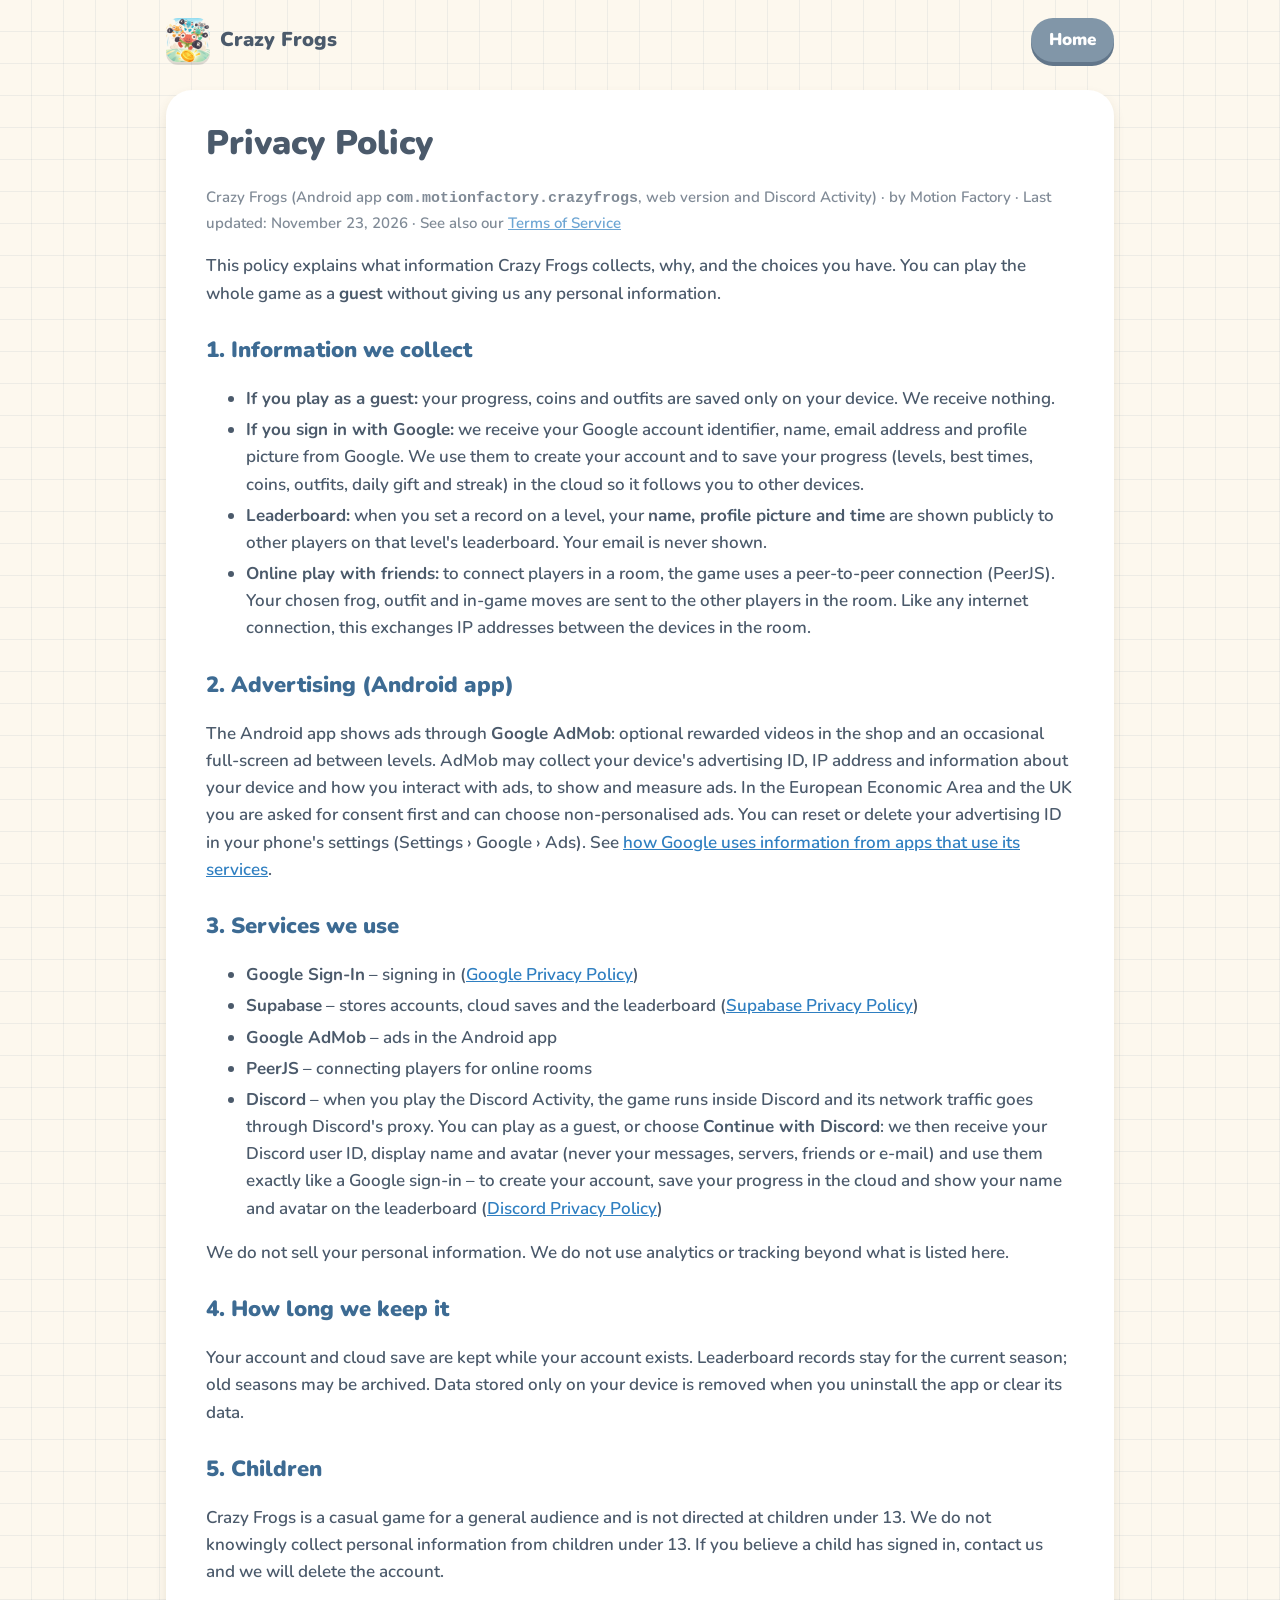
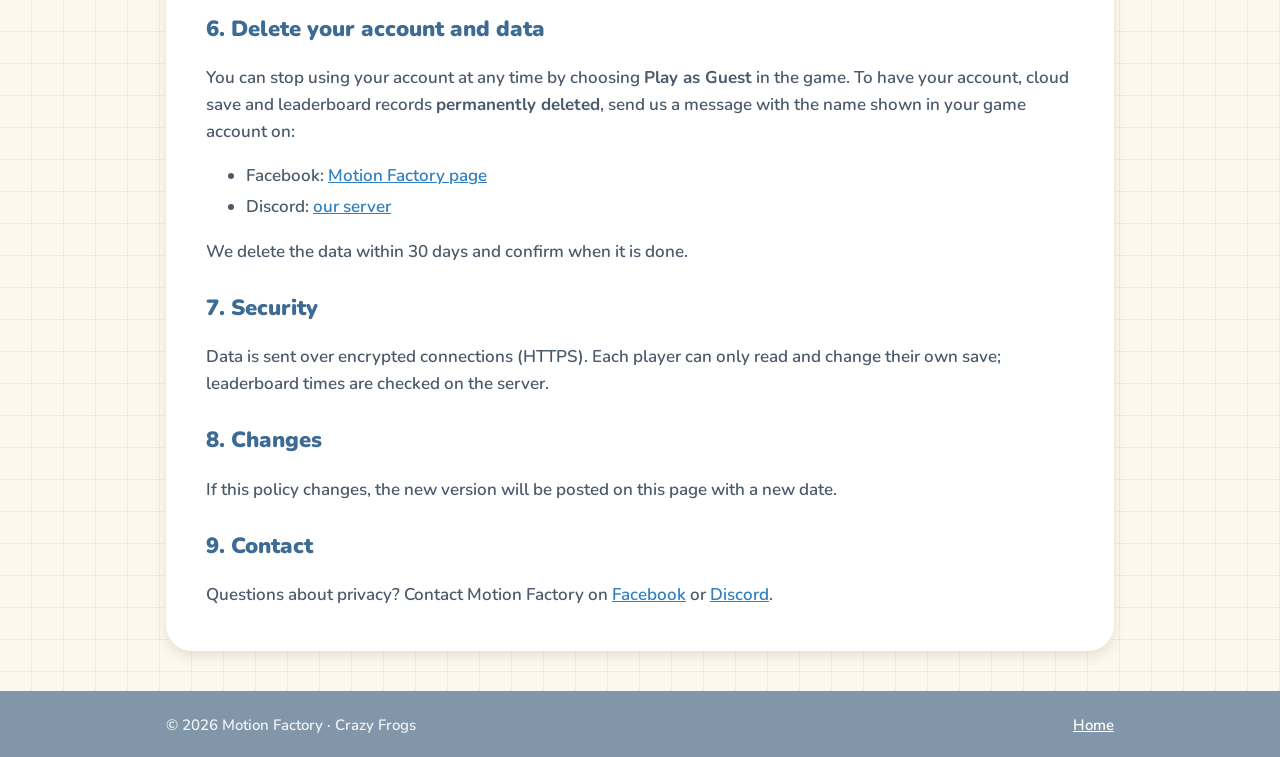
<file: privacy.html>
<!doctype html>
<html lang="en">
<head>
<meta charset="utf-8">
<meta name="viewport" content="width=device-width, initial-scale=1">
<title>Privacy Policy – Crazy Frogs</title>
<link rel="icon" href="favicon.png">
<link rel="preconnect" href="https://fonts.googleapis.com"><link rel="preconnect" href="https://fonts.gstatic.com" crossorigin>
<link href="https://fonts.googleapis.com/css2?family=Nunito:wght@600;800;900&display=swap" rel="stylesheet">
<link rel="stylesheet" href="style.css">
</head>
<body>
<header><div class="wrap">
  <a class="brand" href="./"><img src="icon.png" alt="">Crazy Frogs</a>
  <nav><a class="pill" href="./">Home</a></nav>
</div></header>

<main class="wrap"><article class="doc">
<h1>Privacy Policy</h1>
<p class="muted">Crazy Frogs (Android app <code>com.motionfactory.crazyfrogs</code>, web version and Discord Activity) · by Motion Factory · Last updated: November 23, 2026 · See also our <a href="terms.html">Terms of Service</a></p>

<p>This policy explains what information Crazy Frogs collects, why, and the choices you have. You can play the whole game as a <b>guest</b> without giving us any personal information.</p>

<h2>1. Information we collect</h2>
<ul>
  <li><b>If you play as a guest:</b> your progress, coins and outfits are saved only on your device. We receive nothing.</li>
  <li><b>If you sign in with Google:</b> we receive your Google account identifier, name, email address and profile picture from Google. We use them to create your account and to save your progress (levels, best times, coins, outfits, daily gift and streak) in the cloud so it follows you to other devices.</li>
  <li><b>Leaderboard:</b> when you set a record on a level, your <b>name, profile picture and time</b> are shown publicly to other players on that level's leaderboard. Your email is never shown.</li>
  <li><b>Online play with friends:</b> to connect players in a room, the game uses a peer-to-peer connection (PeerJS). Your chosen frog, outfit and in-game moves are sent to the other players in the room. Like any internet connection, this exchanges IP addresses between the devices in the room.</li>
</ul>

<h2>2. Advertising (Android app)</h2>
<p>The Android app shows ads through <b>Google AdMob</b>: optional rewarded videos in the shop and an occasional full-screen ad between levels. AdMob may collect your device's advertising ID, IP address and information about your device and how you interact with ads, to show and measure ads. In the European Economic Area and the UK you are asked for consent first and can choose non-personalised ads. You can reset or delete your advertising ID in your phone's settings (Settings › Google › Ads). See <a href="https://policies.google.com/technologies/ads" target="_blank" rel="noopener">how Google uses information from apps that use its services</a>.</p>

<h2>3. Services we use</h2>
<ul>
  <li><b>Google Sign-In</b> – signing in (<a href="https://policies.google.com/privacy" target="_blank" rel="noopener">Google Privacy Policy</a>)</li>
  <li><b>Supabase</b> – stores accounts, cloud saves and the leaderboard (<a href="https://supabase.com/privacy" target="_blank" rel="noopener">Supabase Privacy Policy</a>)</li>
  <li><b>Google AdMob</b> – ads in the Android app</li>
  <li><b>PeerJS</b> – connecting players for online rooms</li>
  <li><b>Discord</b> – when you play the Discord Activity, the game runs inside Discord and its network traffic goes through Discord's proxy. You can play as a guest, or choose <b>Continue with Discord</b>: we then receive your Discord user ID, display name and avatar (never your messages, servers, friends or e-mail) and use them exactly like a Google sign-in – to create your account, save your progress in the cloud and show your name and avatar on the leaderboard (<a href="https://discord.com/privacy" target="_blank" rel="noopener">Discord Privacy Policy</a>)</li>
</ul>
<p>We do not sell your personal information. We do not use analytics or tracking beyond what is listed here.</p>

<h2>4. How long we keep it</h2>
<p>Your account and cloud save are kept while your account exists. Leaderboard records stay for the current season; old seasons may be archived. Data stored only on your device is removed when you uninstall the app or clear its data.</p>

<h2>5. Children</h2>
<p>Crazy Frogs is a casual game for a general audience and is not directed at children under 13. We do not knowingly collect personal information from children under 13. If you believe a child has signed in, contact us and we will delete the account.</p>

<h2 id="delete">6. Delete your account and data</h2>
<p>You can stop using your account at any time by choosing <b>Play as Guest</b> in the game. To have your account, cloud save and leaderboard records <b>permanently deleted</b>, send us a message with the name shown in your game account on:</p>
<ul>
  <li>Facebook: <a href="https://www.facebook.com/profile.php?id=61577984788033" target="_blank" rel="noopener">Motion Factory page</a></li>
  <li>Discord: <a href="https://discord.gg/dU73DgkAkg" target="_blank" rel="noopener">our server</a></li>
</ul>
<p>We delete the data within 30 days and confirm when it is done.</p>

<h2>7. Security</h2>
<p>Data is sent over encrypted connections (HTTPS). Each player can only read and change their own save; leaderboard times are checked on the server.</p>

<h2>8. Changes</h2>
<p>If this policy changes, the new version will be posted on this page with a new date.</p>

<h2>9. Contact</h2>
<p>Questions about privacy? Contact Motion Factory on <a href="https://www.facebook.com/profile.php?id=61577984788033" target="_blank" rel="noopener">Facebook</a> or <a href="https://discord.gg/dU73DgkAkg" target="_blank" rel="noopener">Discord</a>.</p>
</article></main>

<footer><div class="wrap"><span>© 2026 Motion Factory · Crazy Frogs</span><span><a href="./">Home</a></span></div></footer>
</body>
</html>
</file>
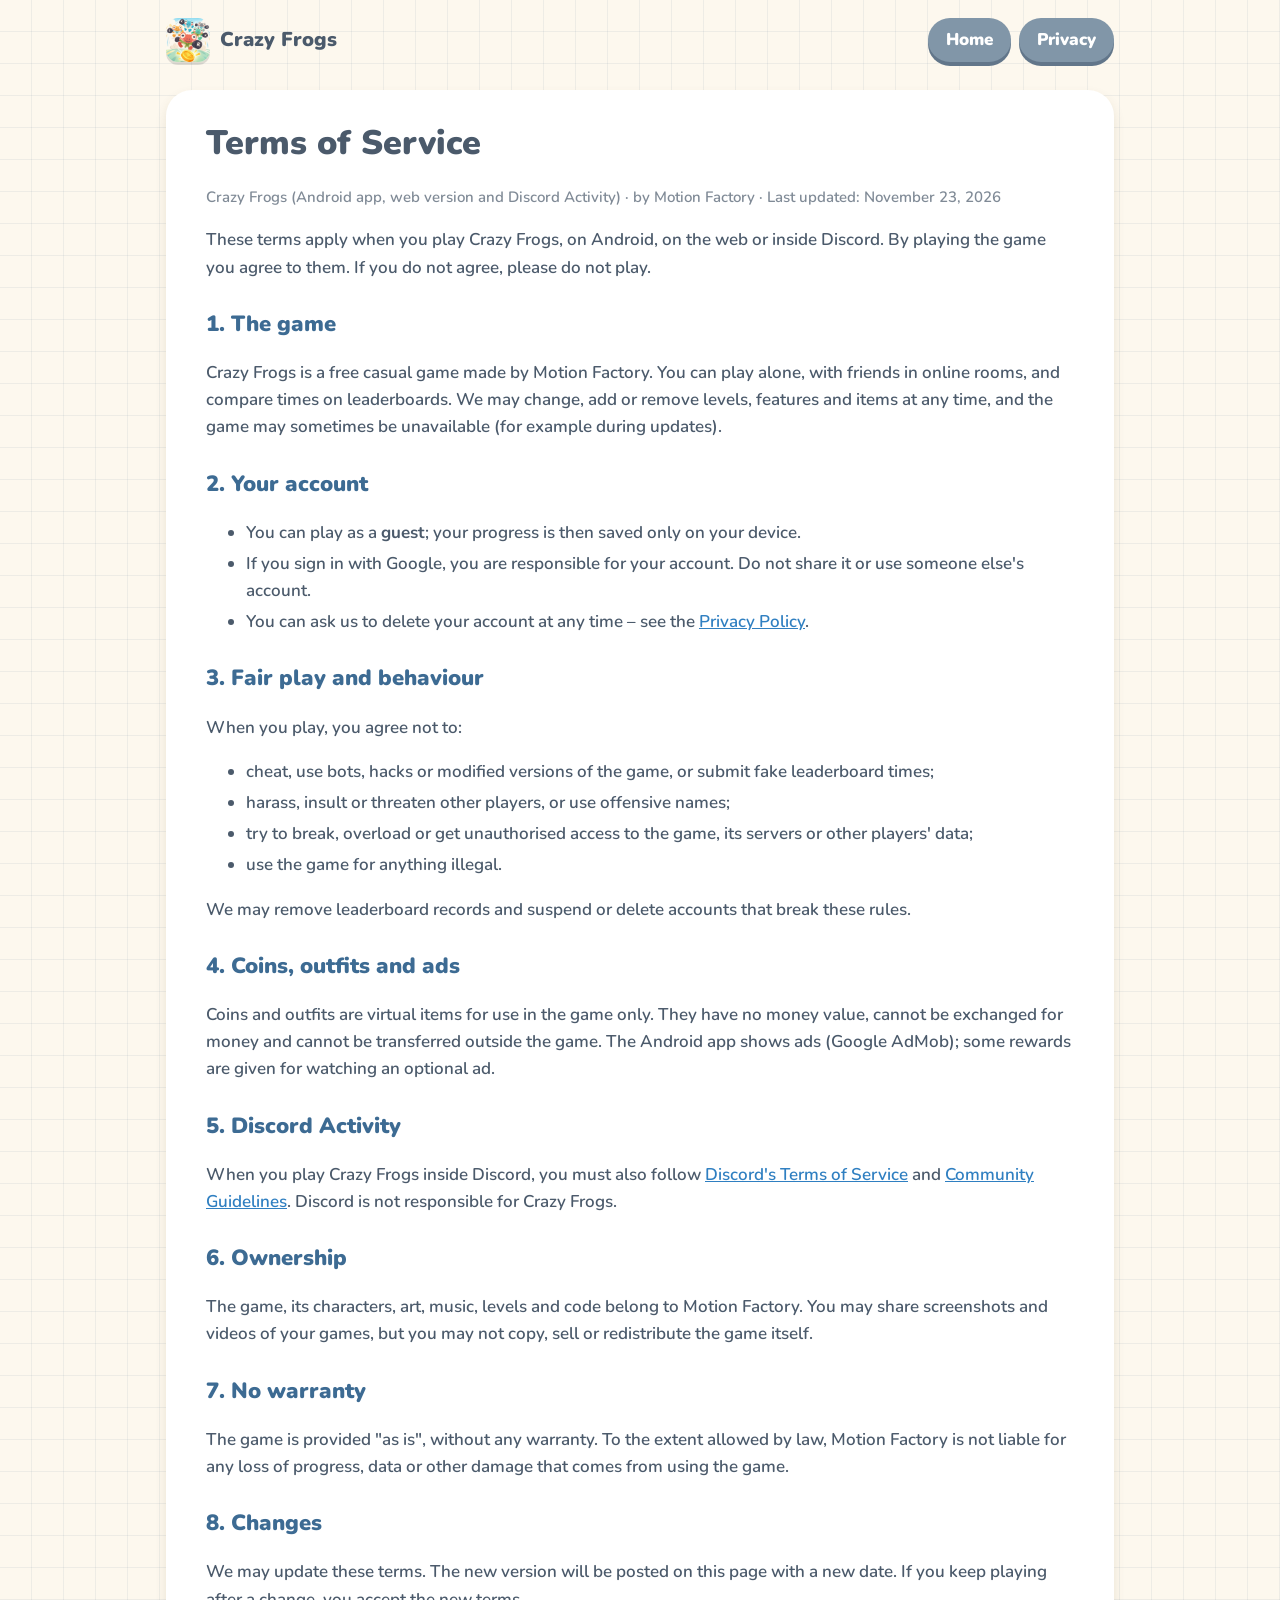
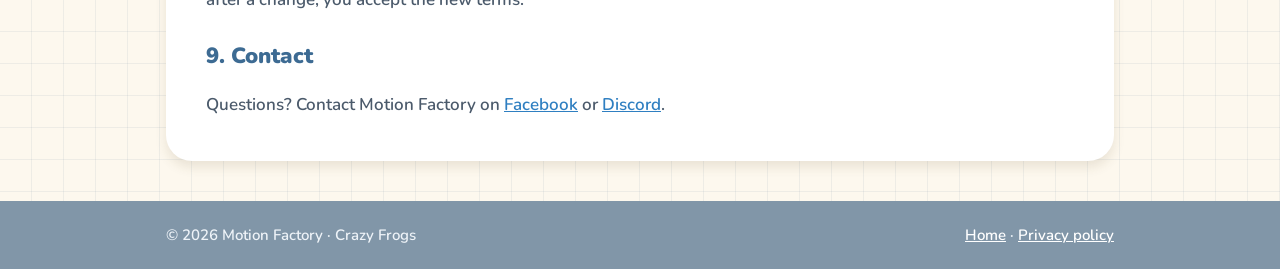
<file: terms.html>
<!doctype html>
<html lang="en">
<head>
<meta charset="utf-8">
<meta name="viewport" content="width=device-width, initial-scale=1">
<title>Terms of Service – Crazy Frogs</title>
<link rel="icon" href="favicon.png">
<link rel="preconnect" href="https://fonts.googleapis.com"><link rel="preconnect" href="https://fonts.gstatic.com" crossorigin>
<link href="https://fonts.googleapis.com/css2?family=Nunito:wght@600;800;900&display=swap" rel="stylesheet">
<link rel="stylesheet" href="style.css">
</head>
<body>
<header><div class="wrap">
  <a class="brand" href="./"><img src="icon.png" alt="">Crazy Frogs</a>
  <nav><a class="pill" href="./">Home</a><a class="pill" href="privacy.html">Privacy</a></nav>
</div></header>

<main class="wrap"><article class="doc">
<h1>Terms of Service</h1>
<p class="muted">Crazy Frogs (Android app, web version and Discord Activity) · by Motion Factory · Last updated: November 23, 2026</p>

<p>These terms apply when you play Crazy Frogs, on Android, on the web or inside Discord. By playing the game you agree to them. If you do not agree, please do not play.</p>

<h2>1. The game</h2>
<p>Crazy Frogs is a free casual game made by Motion Factory. You can play alone, with friends in online rooms, and compare times on leaderboards. We may change, add or remove levels, features and items at any time, and the game may sometimes be unavailable (for example during updates).</p>

<h2>2. Your account</h2>
<ul>
  <li>You can play as a <b>guest</b>; your progress is then saved only on your device.</li>
  <li>If you sign in with Google, you are responsible for your account. Do not share it or use someone else's account.</li>
  <li>You can ask us to delete your account at any time – see the <a href="privacy.html#delete">Privacy Policy</a>.</li>
</ul>

<h2>3. Fair play and behaviour</h2>
<p>When you play, you agree not to:</p>
<ul>
  <li>cheat, use bots, hacks or modified versions of the game, or submit fake leaderboard times;</li>
  <li>harass, insult or threaten other players, or use offensive names;</li>
  <li>try to break, overload or get unauthorised access to the game, its servers or other players' data;</li>
  <li>use the game for anything illegal.</li>
</ul>
<p>We may remove leaderboard records and suspend or delete accounts that break these rules.</p>

<h2>4. Coins, outfits and ads</h2>
<p>Coins and outfits are virtual items for use in the game only. They have no money value, cannot be exchanged for money and cannot be transferred outside the game. The Android app shows ads (Google AdMob); some rewards are given for watching an optional ad.</p>

<h2>5. Discord Activity</h2>
<p>When you play Crazy Frogs inside Discord, you must also follow <a href="https://discord.com/terms" target="_blank" rel="noopener">Discord's Terms of Service</a> and <a href="https://discord.com/guidelines" target="_blank" rel="noopener">Community Guidelines</a>. Discord is not responsible for Crazy Frogs.</p>

<h2>6. Ownership</h2>
<p>The game, its characters, art, music, levels and code belong to Motion Factory. You may share screenshots and videos of your games, but you may not copy, sell or redistribute the game itself.</p>

<h2>7. No warranty</h2>
<p>The game is provided "as is", without any warranty. To the extent allowed by law, Motion Factory is not liable for any loss of progress, data or other damage that comes from using the game.</p>

<h2>8. Changes</h2>
<p>We may update these terms. The new version will be posted on this page with a new date. If you keep playing after a change, you accept the new terms.</p>

<h2>9. Contact</h2>
<p>Questions? Contact Motion Factory on <a href="https://www.facebook.com/profile.php?id=61577984788033" target="_blank" rel="noopener">Facebook</a> or <a href="https://discord.gg/dU73DgkAkg" target="_blank" rel="noopener">Discord</a>.</p>
</article></main>

<footer><div class="wrap"><span>© 2026 Motion Factory · Crazy Frogs</span><span><a href="./">Home</a> · <a href="privacy.html">Privacy policy</a></span></div></footer>
</body>
</html>
</file>
<file: style.css>
:root{--cream:#fdf8ee;--ink:#4b5a6b;--blue:#8196a8;--blue-d:#62768a;--sky:#b6d4ea;--gold1:#ffd84a;--gold2:#ffb21a;--gold-d:#d9a514;--ff:"Nunito",ui-rounded,"Arial Rounded MT Bold",system-ui,sans-serif}
*{box-sizing:border-box}
html{scroll-behavior:smooth}
body{margin:0;background:var(--cream);color:var(--ink);font:600 17px/1.6 var(--ff);
  background-image:repeating-linear-gradient(#0000 0 31px,rgba(129,150,168,.12) 31px 32px),repeating-linear-gradient(90deg,#0000 0 31px,rgba(129,150,168,.12) 31px 32px)}
a{color:#2f7fc1}
.wrap{max-width:980px;margin:0 auto;padding:0 16px}
header{padding:18px 0}
header .wrap{display:flex;align-items:center;justify-content:space-between;gap:12px;flex-wrap:wrap}
.brand{display:flex;align-items:center;gap:10px;text-decoration:none;color:var(--ink);font-weight:900;font-size:20px}
.brand img{width:44px;height:44px;border-radius:12px;box-shadow:0 3px 0 rgba(0,0,0,.12)}
nav{display:flex;gap:8px;flex-wrap:wrap}
.pill{display:inline-block;background:var(--blue);color:#fff;text-decoration:none;font-weight:900;border-radius:999px;padding:8px 18px;box-shadow:0 4px 0 var(--blue-d);transition:transform .15s}
.pill:hover{transform:translateY(-2px)}
.hero{display:grid;grid-template-columns:1.1fr 1fr;gap:32px;align-items:center;padding:28px 0 40px}
.hero h1{font-size:clamp(40px,7vw,72px);line-height:1;margin:0 0 14px;font-weight:900;letter-spacing:.02em;color:#3f8f3a;text-shadow:0 5px 0 #2d6b29,0 10px 24px rgba(40,90,30,.25)}
.hero p{font-size:19px;margin:0 0 22px}
.hero .shot{width:100%;border-radius:28px;border:6px solid #fff;box-shadow:0 10px 0 rgba(0,0,0,.08),0 18px 36px rgba(90,70,30,.2);transform:rotate(2deg)}
.btn{display:inline-flex;align-items:center;gap:8px;border-radius:999px;padding:14px 28px;font:900 19px/1 var(--ff);text-decoration:none;
  background:linear-gradient(var(--gold1),var(--gold2));color:#6b4d00;box-shadow:0 5px 0 var(--gold-d),0 10px 20px rgba(90,70,30,.2)}
.btn.soon{cursor:default}
.badges{display:flex;gap:10px;flex-wrap:wrap;align-items:center}
.cards{display:grid;grid-template-columns:repeat(auto-fit,minmax(220px,1fr));gap:20px;padding:10px 0 40px}
.card{background:var(--sky);border-radius:26px;padding:22px 20px;box-shadow:inset 0 0 0 3px rgba(80,115,150,.22),0 6px 10px rgba(90,70,30,.15)}
.card:nth-child(2){background:#ffd9a3}.card:nth-child(3){background:#b9e3c8}.card:nth-child(4){background:#f7f5b0}
.card h3{margin:0 0 6px;font-size:21px;font-weight:900}.card p{margin:0}
.card .ic{font-size:34px;line-height:1;margin-bottom:8px}
.title{display:inline-block;background:var(--blue);color:#fff;font-weight:900;font-size:26px;letter-spacing:.06em;border-radius:999px;padding:8px 28px;box-shadow:0 5px 0 var(--blue-d);margin:10px 0 18px}
.gift{display:flex;align-items:center;gap:22px;background:#fff;border-radius:26px;padding:20px 24px;box-shadow:inset 0 0 0 4px #c5a3ff,0 6px 10px rgba(90,70,30,.12);margin-bottom:40px}
.gift img{width:140px;flex:none}
.social{display:flex;gap:14px;flex-wrap:wrap;margin-bottom:40px}
.soc{display:inline-flex;align-items:center;gap:10px;background:#fff;color:var(--ink);text-decoration:none;font-weight:900;border-radius:999px;padding:10px 20px 10px 10px;box-shadow:0 4px 0 rgba(0,0,0,.1)}
.soc svg{width:34px;height:34px}
footer{background:var(--blue);color:#eef3f8;padding:22px 0;font-size:15px}
footer a{color:#fff}
footer .wrap{display:flex;justify-content:space-between;gap:12px;flex-wrap:wrap}
.doc{background:#fff;border-radius:26px;padding:26px clamp(18px,4vw,40px);margin:10px 0 40px;box-shadow:0 6px 12px rgba(90,70,30,.12);font-weight:600}
.doc h1{font-weight:900;margin:0 0 4px;font-size:34px}.doc h2{font-weight:900;font-size:22px;margin:26px 0 6px;color:#3d6b93}
.doc li{margin:4px 0}.muted{opacity:.7;font-size:15px}
@media (max-width:760px){.hero{grid-template-columns:1fr}.hero .shot{transform:none}.gift{flex-direction:column;text-align:center}}
</file>
